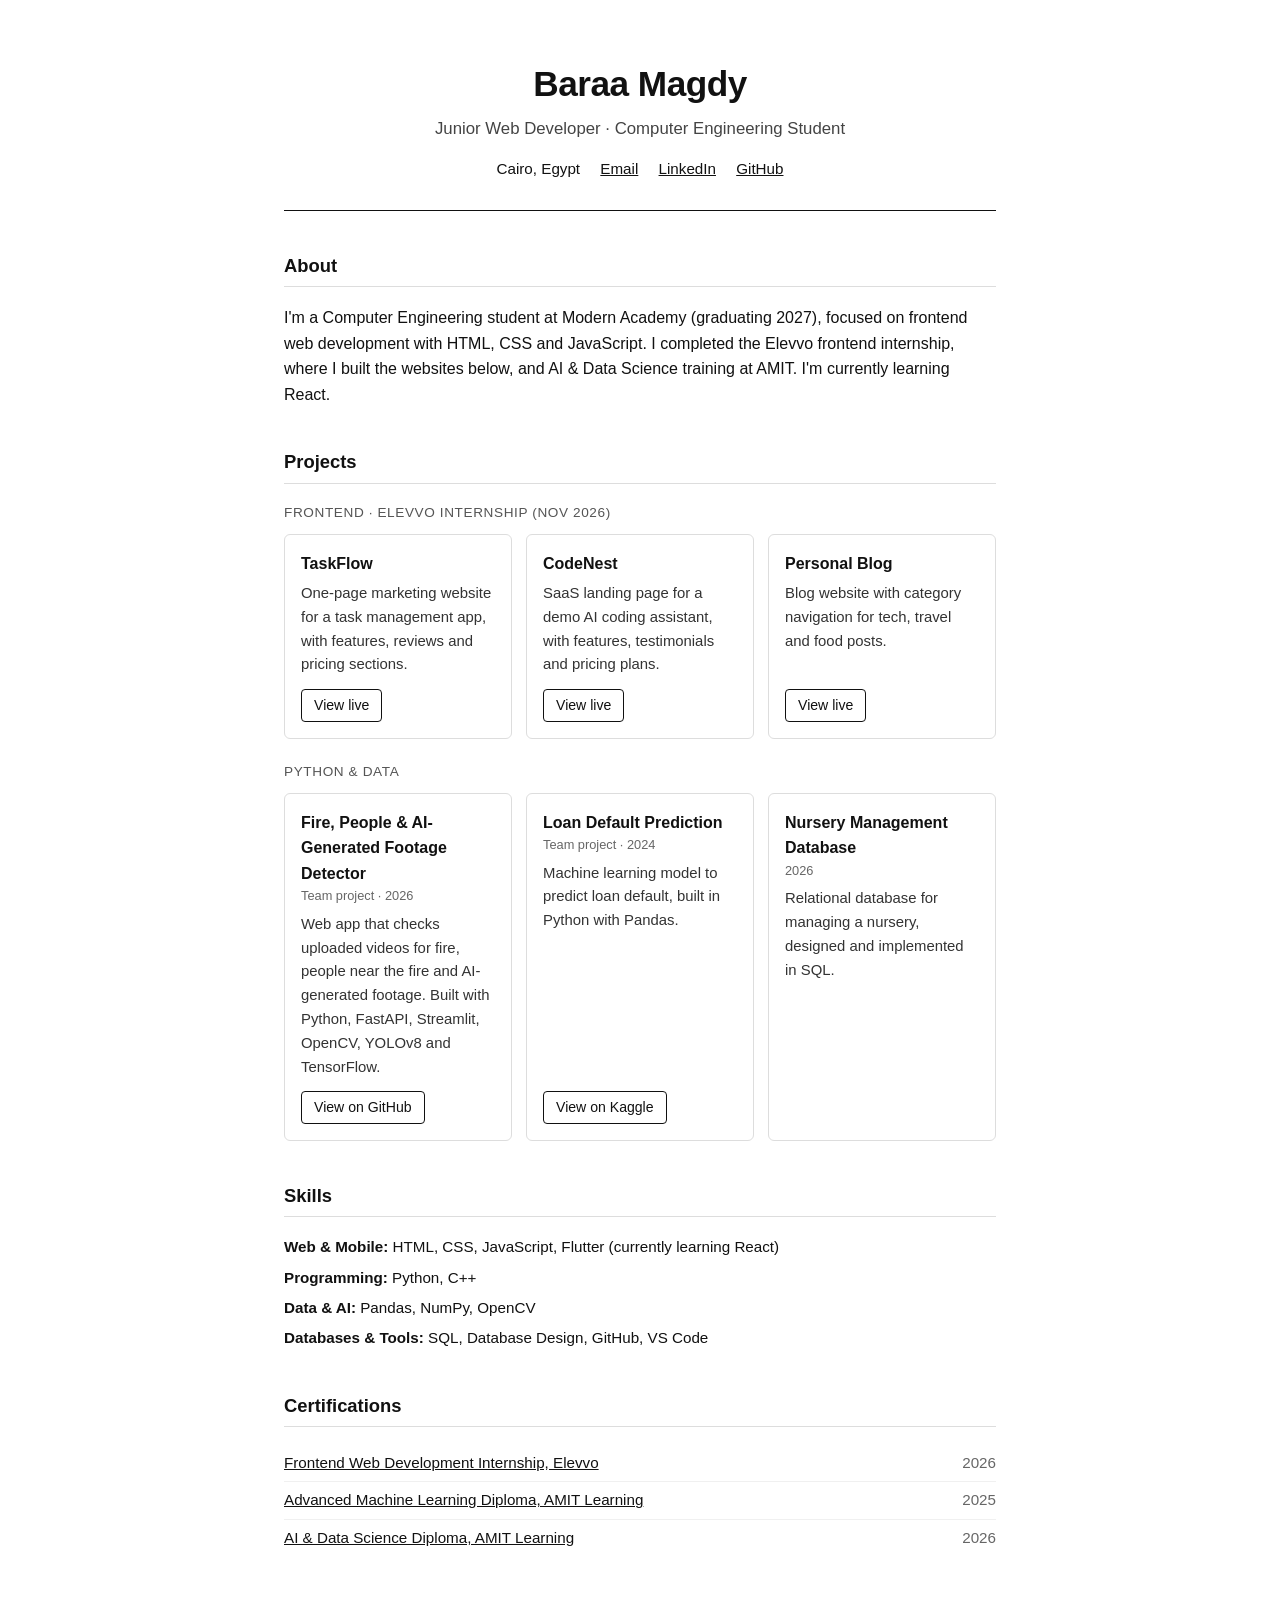
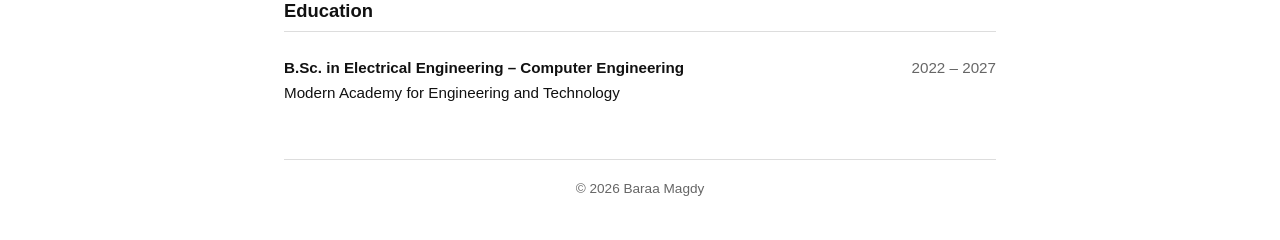
<file: index.html>
<!DOCTYPE html>
<html lang="en">
<head>
  <meta charset="UTF-8">
  <meta name="viewport" content="width=device-width, initial-scale=1.0">
  <title>Baraa Magdy | Portfolio</title>
  <meta name="description" content="Portfolio of Baraa Magdy, junior web developer and Computer Engineering student in Cairo, Egypt.">
  <style>
    * { box-sizing: border-box; margin: 0; padding: 0; }

    body {
      font-family: -apple-system, BlinkMacSystemFont, "Segoe UI", Roboto, "Helvetica Neue", Arial, sans-serif;
      color: #111;
      background: #fff;
      line-height: 1.6;
    }

    a { color: #111; }
    a:hover { color: #555; }

    .container { max-width: 760px; margin: 0 auto; padding: 56px 24px 40px; }

    header { text-align: center; padding-bottom: 28px; border-bottom: 1px solid #111; }
    header h1 { font-size: 2.2rem; letter-spacing: -0.5px; }
    .role { font-size: 1.05rem; color: #444; margin-top: 4px; }
    .contact { margin-top: 14px; font-size: 0.95rem; }
    .contact a, .contact span { margin: 0 8px; white-space: nowrap; }

    section { margin-top: 40px; }
    h2 {
      font-size: 1.15rem;
      padding-bottom: 6px;
      border-bottom: 1px solid #ddd;
      margin-bottom: 18px;
    }
    h3 { font-size: 1rem; }
    .group-label { font-size: 0.85rem; color: #555; text-transform: uppercase; letter-spacing: 0.6px; margin: 22px 0 10px; }
    .group-label:first-of-type { margin-top: 0; }

    .projects { display: grid; grid-template-columns: repeat(auto-fill, minmax(220px, 1fr)); gap: 14px; }
    .card { border: 1px solid #ddd; border-radius: 6px; padding: 16px; display: flex; flex-direction: column; }
    .card p { font-size: 0.93rem; color: #333; margin: 6px 0 12px; flex: 1; }
    .meta { font-size: 0.8rem; color: #666; }
    .card a.btn {
      align-self: flex-start;
      font-size: 0.88rem;
      text-decoration: none;
      border: 1px solid #111;
      border-radius: 4px;
      padding: 4px 12px;
    }
    .card a.btn:hover { background: #111; color: #fff; }

    .list { list-style: none; }
    .list li { display: flex; justify-content: space-between; gap: 16px; padding: 6px 0; border-bottom: 1px solid #f0f0f0; font-size: 0.95rem; }
    .list li:last-child { border-bottom: none; }
    .list .year { color: #666; white-space: nowrap; }

    .skills p { font-size: 0.95rem; margin-bottom: 6px; }

    footer { margin-top: 48px; padding-top: 18px; border-top: 1px solid #ddd; text-align: center; font-size: 0.85rem; color: #666; }

    @media (max-width: 520px) {
      .container { padding-top: 36px; }
      header h1 { font-size: 1.8rem; }
      .list li { flex-direction: column; gap: 0; }
    }
  </style>
</head>
<body>
  <div class="container">

    <header>
      <h1>Baraa Magdy</h1>
      <p class="role">Junior Web Developer &middot; Computer Engineering Student</p>
      <p class="contact">
        <span>Cairo, Egypt</span>
        <a href="mailto:baraamagdyzaki1@gmail.com">Email</a>
        <a href="https://www.linkedin.com/in/baraa-selim-531684321" target="_blank" rel="noopener">LinkedIn</a>
        <a href="https://github.com/baraa2004" target="_blank" rel="noopener">GitHub</a>
      </p>
    </header>

    <section>
      <h2>About</h2>
      <p>
        I'm a Computer Engineering student at Modern Academy (graduating 2027), focused on frontend web development
        with HTML, CSS and JavaScript. I completed the Elevvo frontend internship, where I built the websites below,
        and AI &amp; Data Science training at AMIT. I'm currently learning React.
      </p>
    </section>

    <section>
      <h2>Projects</h2>

      <p class="group-label">Frontend &middot; Elevvo Internship (Nov 2026)</p>
      <div class="projects">
        <div class="card">
          <h3>TaskFlow</h3>
          <p>One-page marketing website for a task management app, with features, reviews and pricing sections.</p>
          <a class="btn" href="task-3-taskflow/">View live</a>
        </div>
        <div class="card">
          <h3>CodeNest</h3>
          <p>SaaS landing page for a demo AI coding assistant, with features, testimonials and pricing plans.</p>
          <a class="btn" href="task-5-codenest/">View live</a>
        </div>
        <div class="card">
          <h3>Personal Blog</h3>
          <p>Blog website with category navigation for tech, travel and food posts.</p>
          <a class="btn" href="task-4-blog/">View live</a>
        </div>
      </div>

      <p class="group-label">Python &amp; Data</p>
      <div class="projects">
        <div class="card">
          <h3>Fire, People &amp; AI-Generated Footage Detector</h3>
          <span class="meta">Team project &middot; 2026</span>
          <p>Web app that checks uploaded videos for fire, people near the fire and AI-generated footage. Built with Python, FastAPI, Streamlit, OpenCV, YOLOv8 and TensorFlow.</p>
          <a class="btn" href="https://github.com/baraa2004/fire-people-detector" target="_blank" rel="noopener">View on GitHub</a>
        </div>
        <div class="card">
          <h3>Loan Default Prediction</h3>
          <span class="meta">Team project &middot; 2024</span>
          <p>Machine learning model to predict loan default, built in Python with Pandas.</p>
          <a class="btn" href="https://www.kaggle.com/code/malkemad/loan-default" target="_blank" rel="noopener">View on Kaggle</a>
        </div>
        <div class="card">
          <h3>Nursery Management Database</h3>
          <span class="meta">2026</span>
          <p>Relational database for managing a nursery, designed and implemented in SQL.</p>
        </div>
      </div>
    </section>

    <section class="skills">
      <h2>Skills</h2>
      <p><strong>Web &amp; Mobile:</strong> HTML, CSS, JavaScript, Flutter (currently learning React)</p>
      <p><strong>Programming:</strong> Python, C++</p>
      <p><strong>Data &amp; AI:</strong> Pandas, NumPy, OpenCV</p>
      <p><strong>Databases &amp; Tools:</strong> SQL, Database Design, GitHub, VS Code</p>
    </section>

    <section>
      <h2>Certifications</h2>
      <ul class="list">
        <li><a href="https://lnkd.in/p/ewTWtXid" target="_blank" rel="noopener">Frontend Web Development Internship, Elevvo</a><span class="year">2026</span></li>
        <li><a href="https://www.linkedin.com/posts/baraa-selim-531684321_im-excited-to-share-that-ive-successfully-activity-7350624809355026432-vT9R" target="_blank" rel="noopener">Advanced Machine Learning Diploma, AMIT Learning</a><span class="year">2025</span></li>
        <li><a href="https://www.linkedin.com/posts/baraa-selim-531684321_machinelearning-ai-datascience-activity-7486588892066877440-i-kW" target="_blank" rel="noopener">AI &amp; Data Science Diploma, AMIT Learning</a><span class="year">2026</span></li>
      </ul>
    </section>

    <section>
      <h2>Education</h2>
      <ul class="list">
        <li><span><strong>B.Sc. in Electrical Engineering &ndash; Computer Engineering</strong><br>Modern Academy for Engineering and Technology</span><span class="year">2022 &ndash; 2027</span></li>
      </ul>
    </section>

    <footer>&copy; 2026 Baraa Magdy</footer>
  </div>
</body>
</html>
</file>
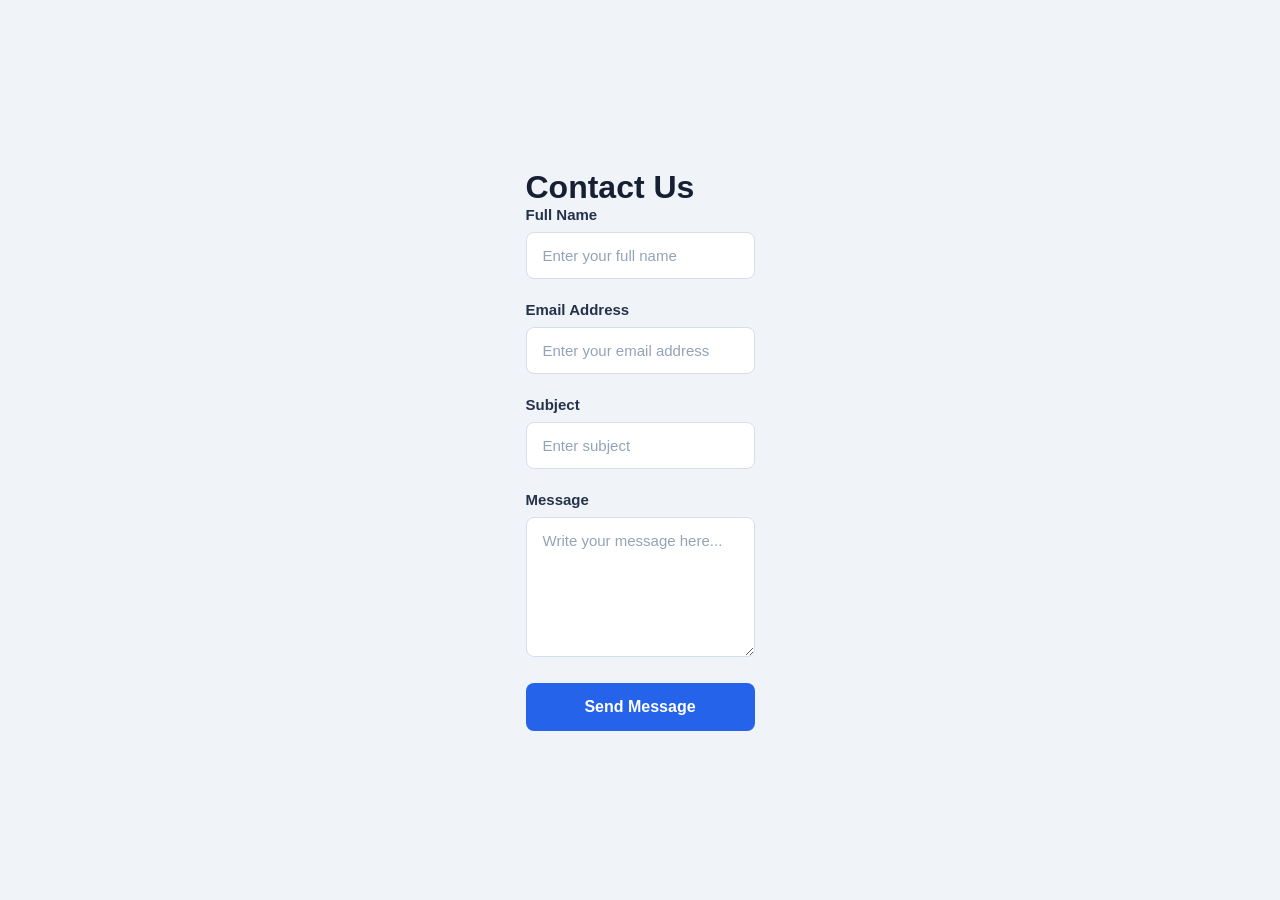
<file: task-2-contact-form/index.html>
<!DOCTYPE html>
<html lang="en">
<head>
    <meta charset="UTF-8">
    <meta name="viewport" content="width=device-width, initial-scale=1.0">
    <title>Contact Form</title>

    <link rel="stylesheet" href="style.css">
</head>
<body>

    <div class="contact-Form">

        <h1>Contact Us</h1>
        

        <form id="contactForm">

            <!-- Full Name -->
            <div class="form-group">
                <label for="fullName">Full Name</label>
                <input
                    type="text"
                    id="fullName"
                    name="fullName"
                    placeholder="Enter your full name"
>
            </div>

            <!-- Email Address -->
            <div class="form-group">
                <label for="email">Email Address</label>
                <input
                    type="email"
                    id="email"
                    name="email"
                    placeholder="Enter your email address"
                >
            </div>

            <!-- Subject -->
            <div class="form-group">
                <label for="subject">Subject</label>
                <input
                    type="text"
                    id="subject"
                    name="subject"
                    placeholder="Enter subject"
                >
            </div>

            <!-- Message -->
            <div class="form-group">
                <label for="message">Message</label>
                <textarea
                    id="message"
                    name="message"
                    rows="5"
                    placeholder="Write your message here..."
                ></textarea>
            </div>

            <!-- Submit Button -->
            <button type="submit">Send Message</button>

        </form>

    </div>

    <script src="script.js"></script>
</body>
</html>
</file>
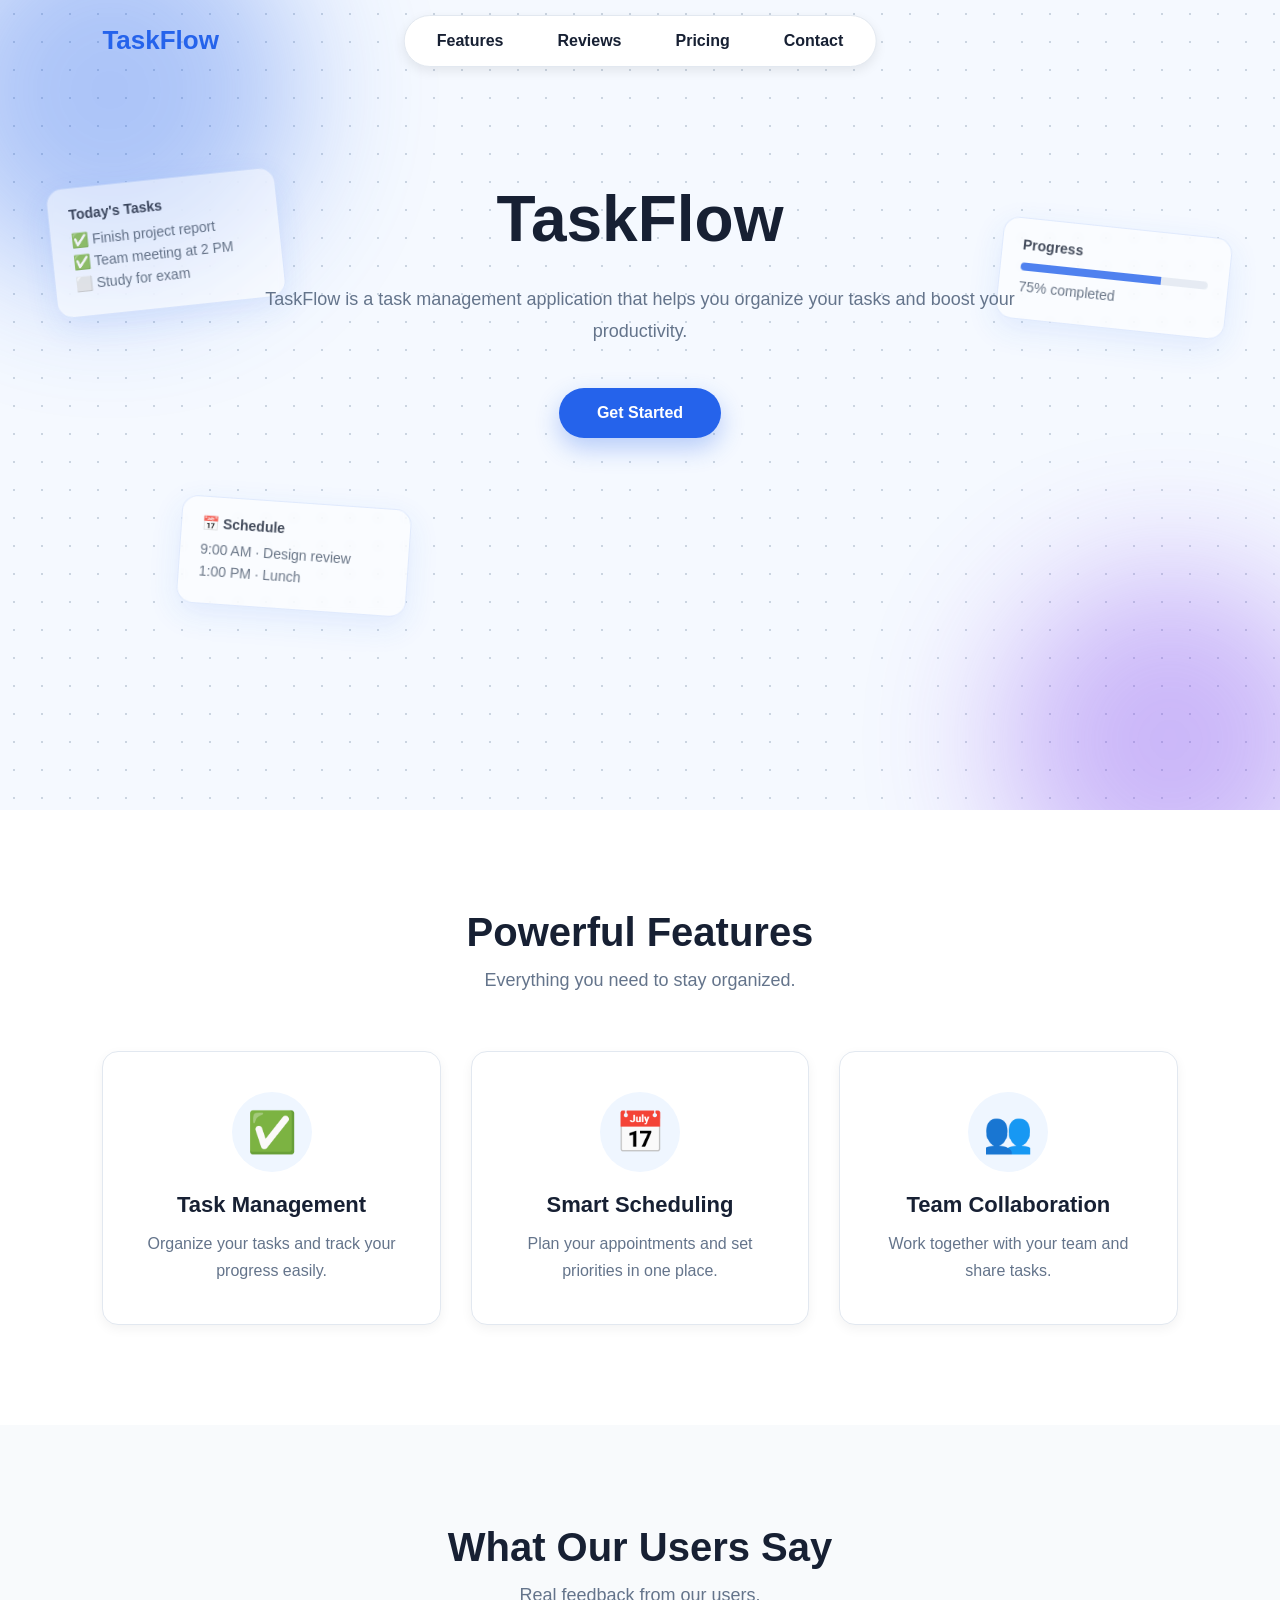
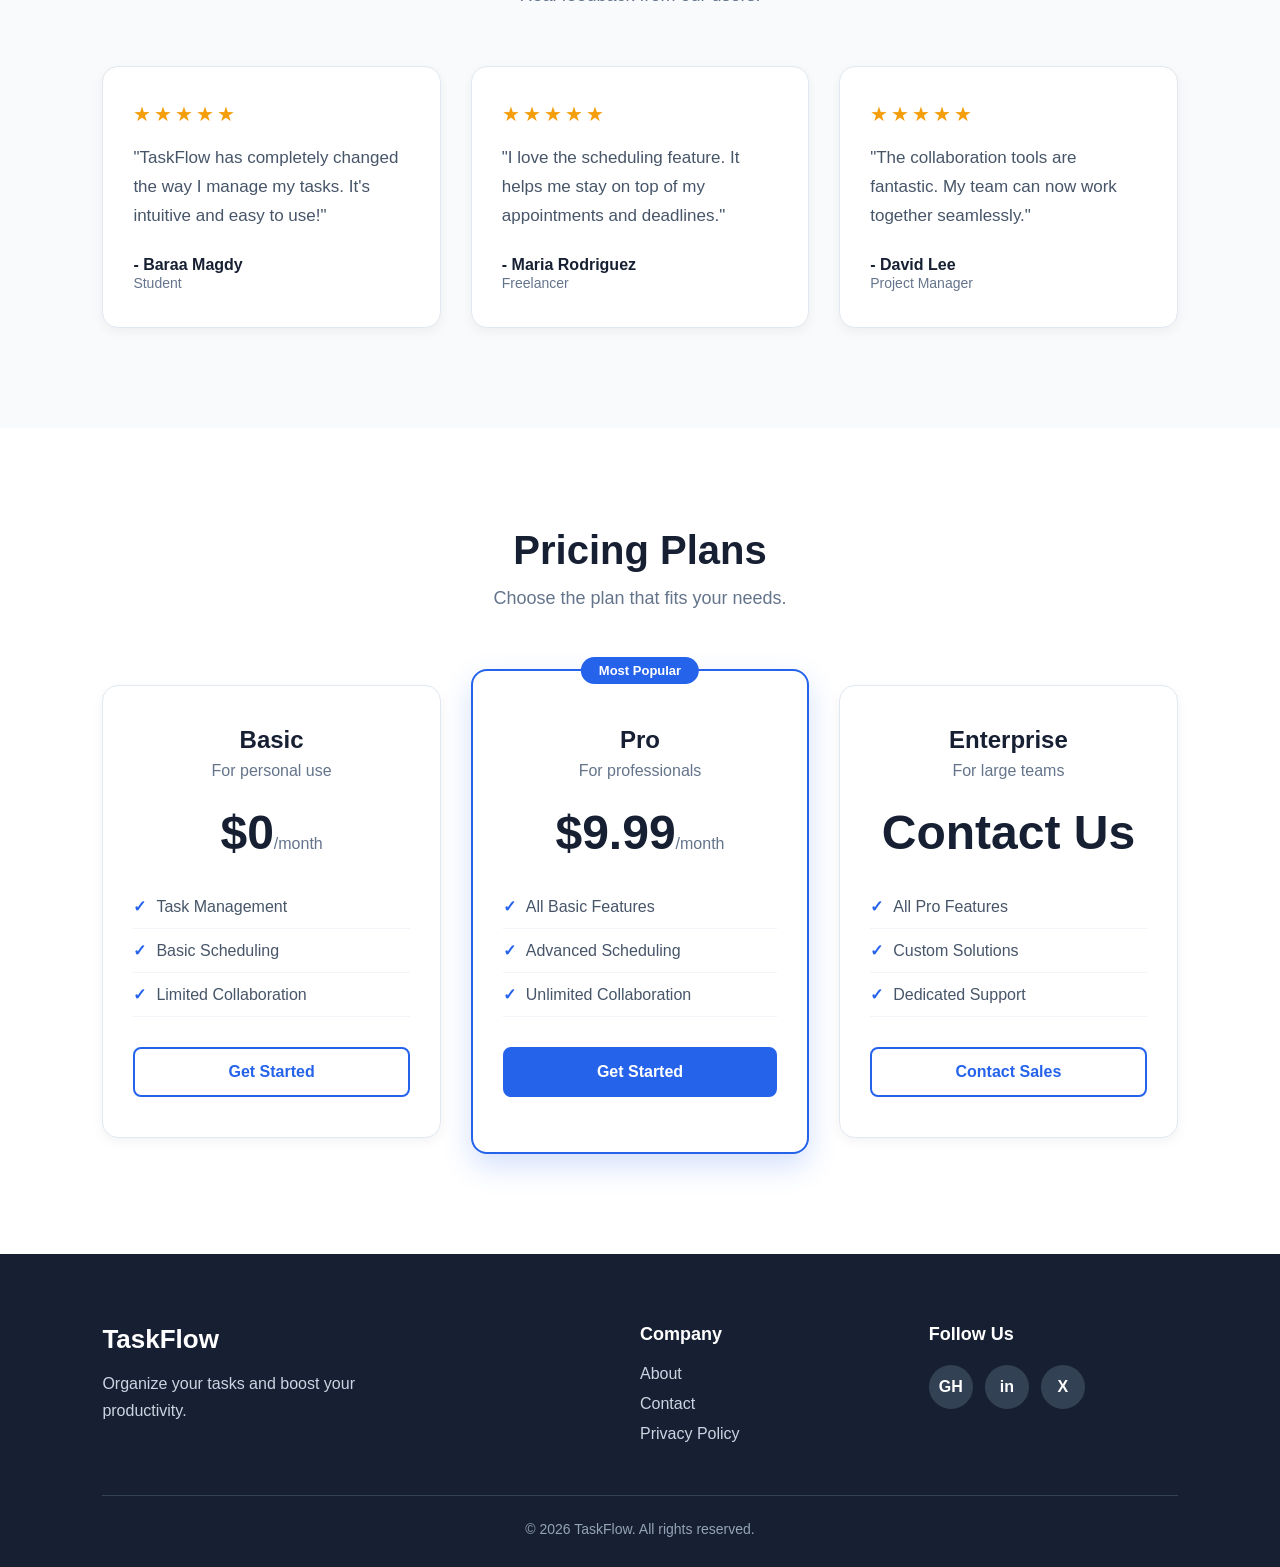
<file: task-3-taskflow/index.html>
<!DOCTYPE html>
<html lang="en">
<head>
    <meta charset="UTF-8">
    <meta name="viewport" content="width=device-width, initial-scale=1.0">
    <title>TaskFlow</title>

    <link rel="stylesheet" href="style.css">
</head>
<body>

<!-- Top Section -->
<section class="top-section">


     <div class="hero-bg" aria-hidden="true">
            <span class="blob blob-1"></span>
            <span class="blob blob-2"></span>

            <div class="bg-card bg-card-1">
                <strong>Today's Tasks</strong>
                <p>✅ Finish project report</p>
                <p>✅ Team meeting at 2 PM</p>
                <p>⬜ Study for exam</p>
            </div>

            <div class="bg-card bg-card-2">
                <strong>📅 Schedule</strong>
                <p>9:00 AM · Design review</p>
                <p>1:00 PM · Lunch</p>
            </div>

            <div class="bg-card bg-card-3">
                <strong>Progress</strong>
                <div class="bg-bar"><span></span></div>
                <p>75% completed</p>
            </div>
        </div>

    <nav class="bar">
    <a href="#" class="logo">TaskFlow</a>

    <div class="nav-links">
        <a href="#features" class="nav-link">Features</a>
        <a href="#reviews" class="nav-link">Reviews</a>
        <a href="#pricing" class="nav-link">Pricing</a>
        <a href="#contact" class="nav-link">Contact</a>
    </div>
</nav>
    <div class="top-content">
        <h1>TaskFlow</h1>
        <p>TaskFlow is a task management application that helps you organize
             your tasks and boost your productivity.</p>
        <a href="#features" class="top-btn">Get Started</a>
    </div>
</section>

<!-- Features Section -->
<section class="features reveal" id="features">

    <h2 class="section-title">Powerful Features</h2>
    <p class="section-subtitle">Everything you need to stay organized.</p>

    <div class="features-grid">

        <div class="feature-card">
            <div class="feature-icon">✅</div>
            <h3>Task Management</h3>
            <p>Organize your tasks and track your progress easily.</p>
        </div>

        <div class="feature-card">
            <div class="feature-icon">📅</div>
            <h3>Smart Scheduling</h3>
            <p>Plan your appointments and set priorities in one place.</p>
        </div>

        <div class="feature-card">
            <div class="feature-icon">👥</div>
            <h3>Team Collaboration</h3>
            <p>Work together with your team and share tasks.</p>
        </div>

    </div>

</section>

<!-- Reviews Section -->
<section class="reviews reveal" id="reviews">

    <h2 class="section-title">What Our Users Say</h2>
    <p class="section-subtitle">Real feedback from our users.</p>

    <div class="reviews-grid">

        <div class="review-card">

            <div class="stars">★★★★★</div>
            <p class="review-text">
                "TaskFlow has completely changed the way I manage my tasks. It's intuitive and easy to use!"
            </p>
            <div class="user-info">
            <h4>- Baraa Magdy</h4>
            <span>Student</span>
            </div>
        </div>

        <div class="review-card">

            <div class="stars">★★★★★</div>
            <p class="review-text">
                "I love the scheduling feature. It helps me stay on top of my appointments and deadlines."
            </p>
            <div class="user-info">
            <h4>- Maria Rodriguez</h4>
            <span>Freelancer</span>
            </div>
        </div>

        <div class="review-card">

            <div class="stars">★★★★★</div>
            <p class="review-text">
                "The collaboration tools are fantastic. My team can now work together seamlessly."
            </p>
            <div class="user-info">
            <h4>- David Lee</h4>
            <span>Project Manager</span>
            </div>
        </div>

    </div>
</section>

<!-- Pricing Section -->
<section class="pricing reveal" id="pricing">

    <h2 class="section-title">Pricing Plans</h2>
    <p class="section-subtitle">Choose the plan that fits your needs.</p>

    <div class="pricing-grid">

        <div class="pricing-card">
            <h3>Basic</h3>
            <p class="plan-desc">For personal use</p>
            <div class="price">$0<span>/month</span></div>
            <ul class="plan-features">
                <li>Task Management</li>
                <li>Basic Scheduling</li>
                <li>Limited Collaboration</li>
            </ul>
            <a href="#" class="plan-btn">Get Started</a>
        </div>

        <div class="pricing-card popular">
            <span class="badge">Most Popular</span>
            <h3>Pro</h3>
            <p class="plan-desc">For professionals</p>
            <div class="price">$9.99<span>/month</span></div>
            <ul class="plan-features">
                <li>All Basic Features</li>
                <li>Advanced Scheduling</li>
                <li>Unlimited Collaboration</li>
            </ul>
            <a href="#" class="plan-btn">Get Started</a>
        </div>

        <div class="pricing-card">
            <h3>Enterprise</h3>
            <p class="plan-desc">For large teams</p>
            <div class="price price-text">Contact Us</div>
            <ul class="plan-features">
                <li>All Pro Features</li>
                <li>Custom Solutions</li>
                <li>Dedicated Support</li>
            </ul>
            <a href="#" class="plan-btn">Contact Sales</a>
        </div>

    </div>
</section>



<!-- Footer -->
<footer class="footer reveal" id="contact">

    <div class="footer-content">

        <div class="footer-brand">
            <a href="#" class="logo">TaskFlow</a>
            <p>Organize your tasks and boost your productivity.</p>
        </div>

        <div class="footer-links">
            <h4>Company</h4>
            <a href="#">About</a>
            <a href="#">Contact</a>
            <a href="#">Privacy Policy</a>
        </div>

        <div class="footer-social">
            <h4>Follow Us</h4>
            <div class="social-icons">
                <a href="https://github.com" target="_blank" class="social-icon">GH</a>
                <a href="https://linkedin.com" target="_blank" class="social-icon">in</a>
                <a href="https://twitter.com" target="_blank" class="social-icon">X</a>
            </div>
        </div>

    </div>

    <div class="footer-bottom">
        <p>&copy; 2026 TaskFlow. All rights reserved.</p>
    </div>

</footer>
<script src="script.js"></script>
</body>
</file>
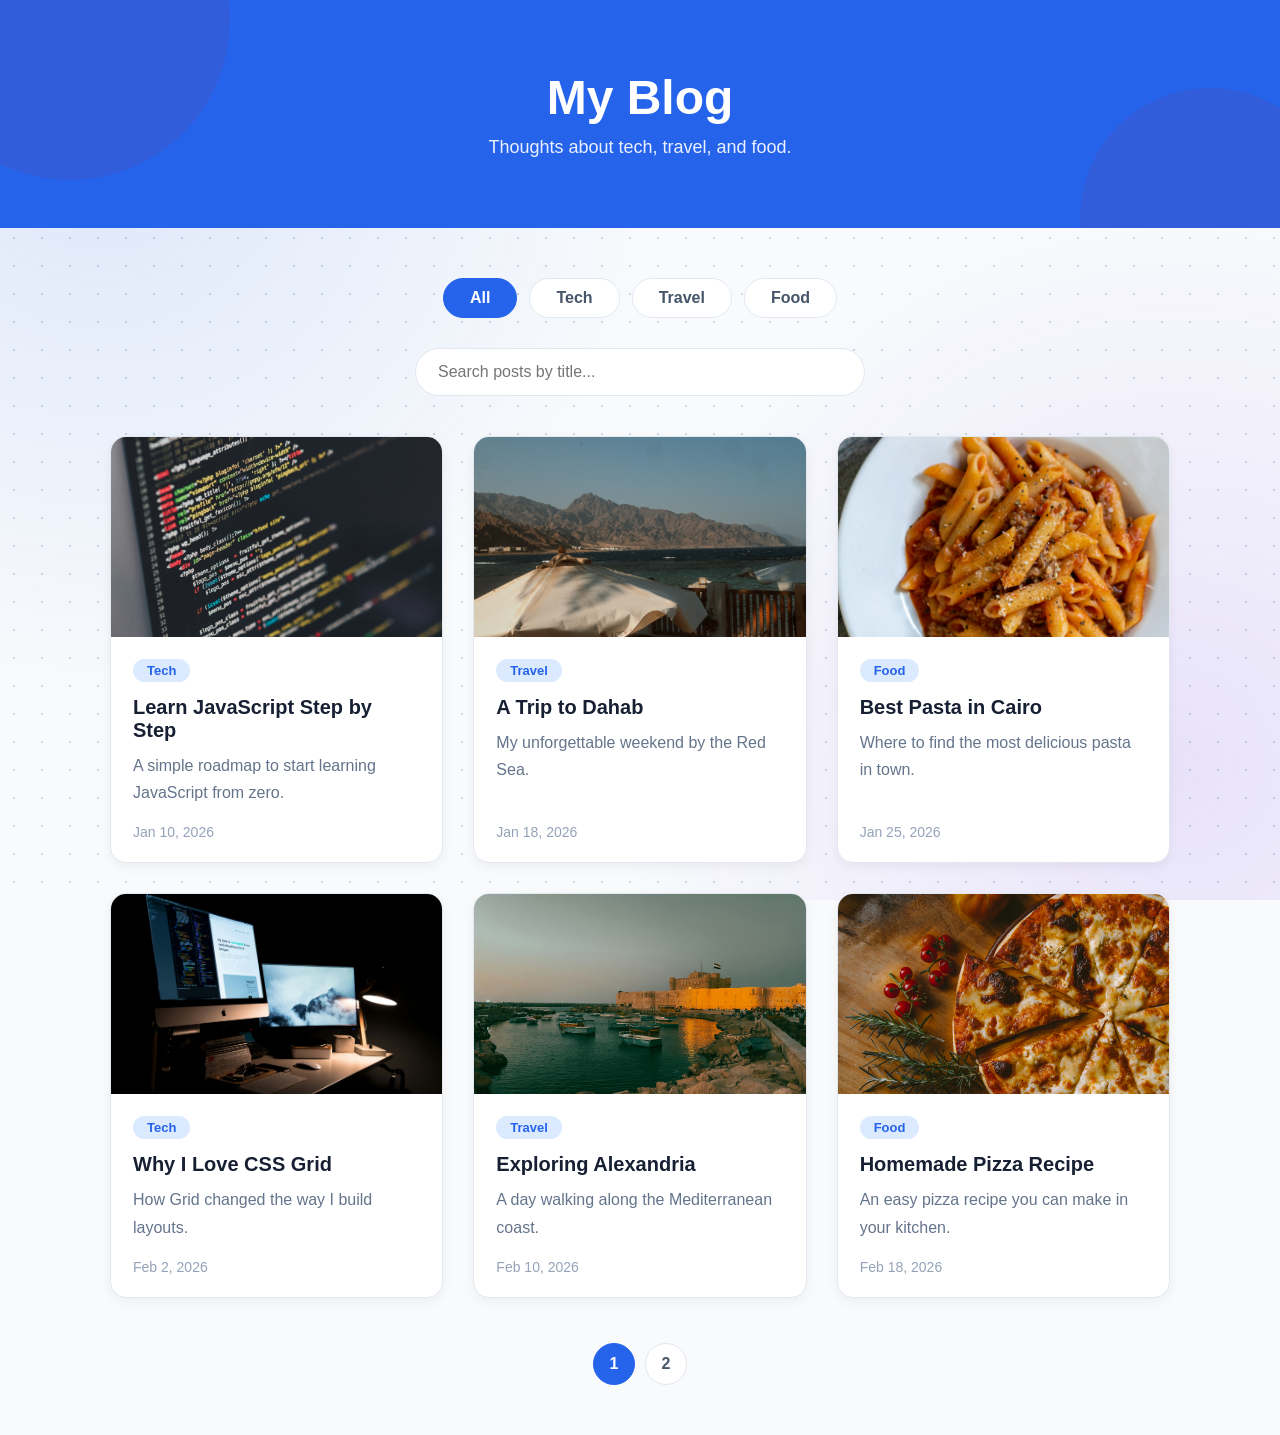
<file: task-4-blog/index.html>
<!DOCTYPE html>
<html lang="en">
<head>
    <meta charset="UTF-8">
    <meta name="viewport" content="width=device-width, initial-scale=1.0">
    <title>My Blog</title>
    <link rel="stylesheet" href="style.css">
</head>
<body>

    
    <header class="header">
        <h1>My Blog</h1>
        <p>Thoughts about tech, travel, and food.</p>
    </header>

    <main class="container">

        
        <div class="filters">
            <button class="filter-btn active" data-category="All">All</button>
            <button class="filter-btn" data-category="Tech">Tech</button>
            <button class="filter-btn" data-category="Travel">Travel</button>
            <button class="filter-btn" data-category="Food">Food</button>
        </div>

        
        <div class="search-box">
            <input type="text" id="search-input" placeholder="Search posts by title...">
        </div>

        
        <div class="posts-grid" id="posts-grid"></div>

        <div class="pagination" id="pagination"></div>

    </main>

    <script src="script.js"></script>
</body>
</html>
</file>
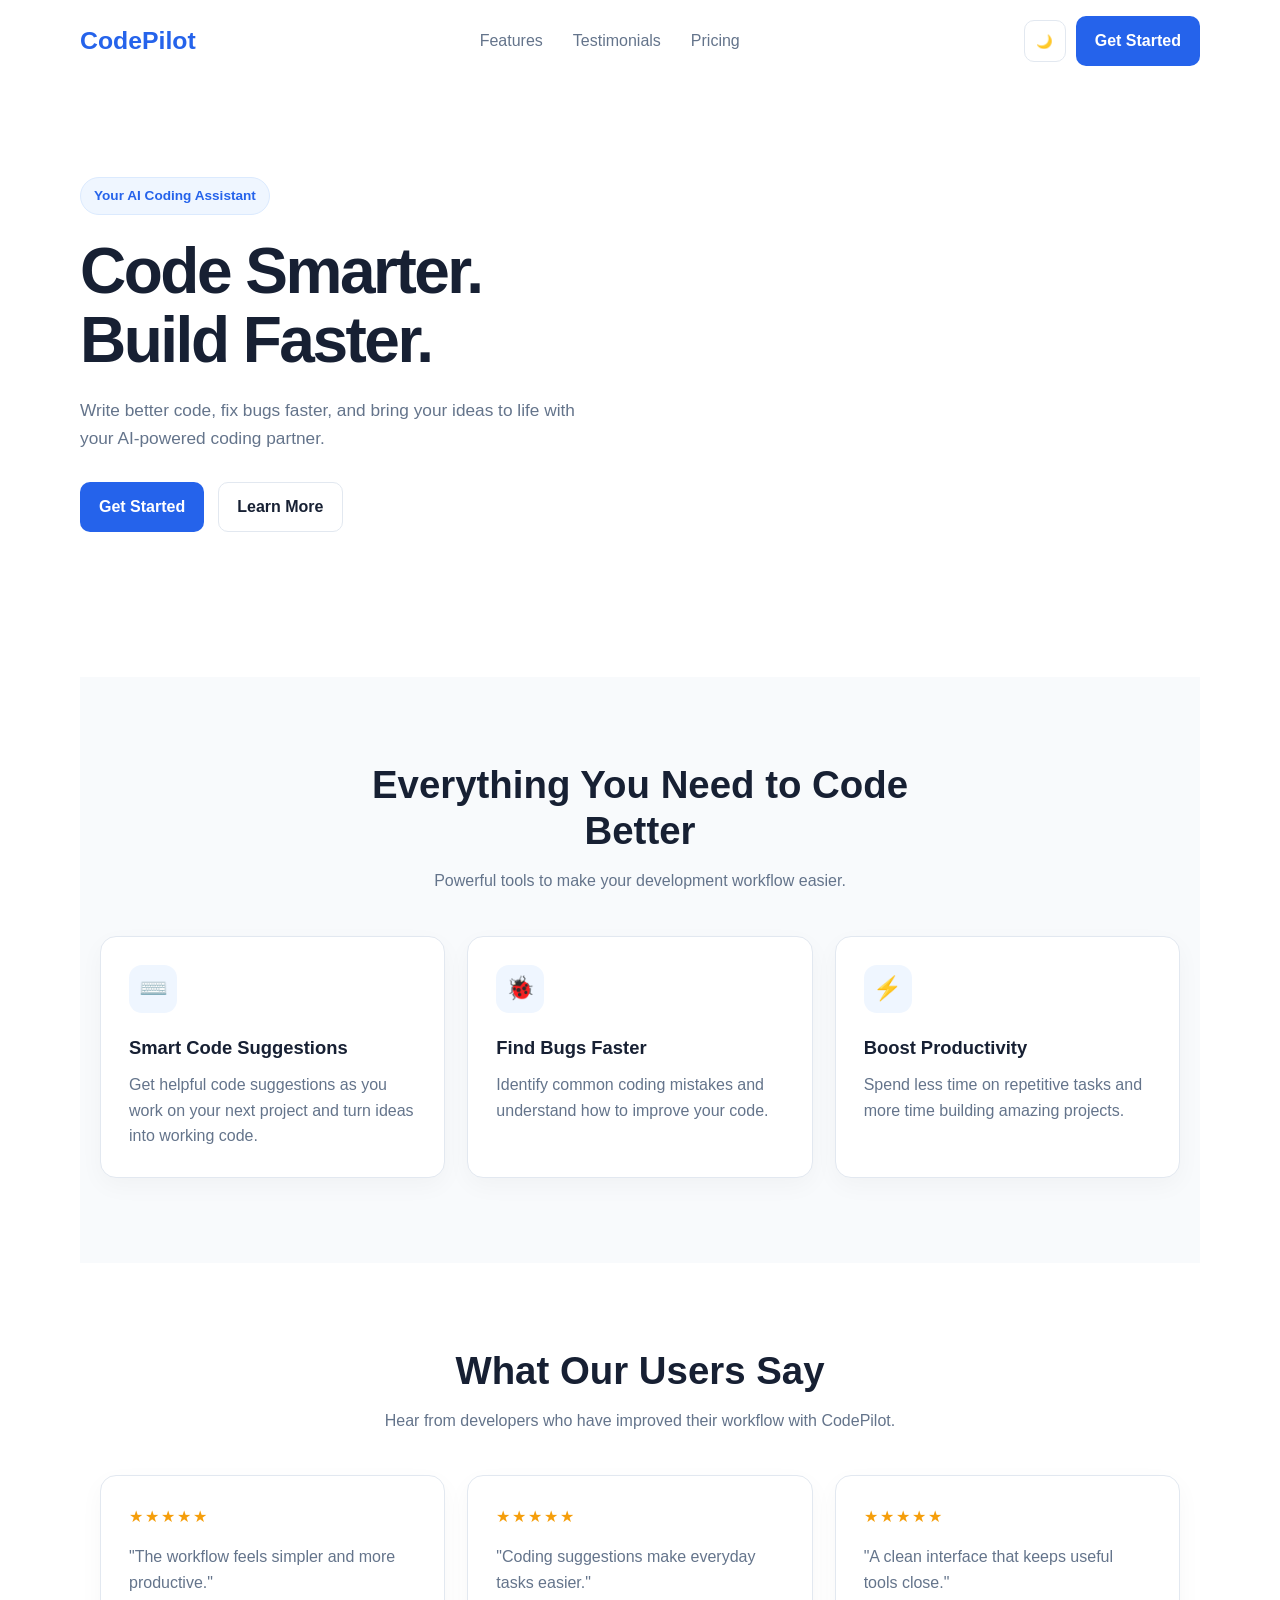
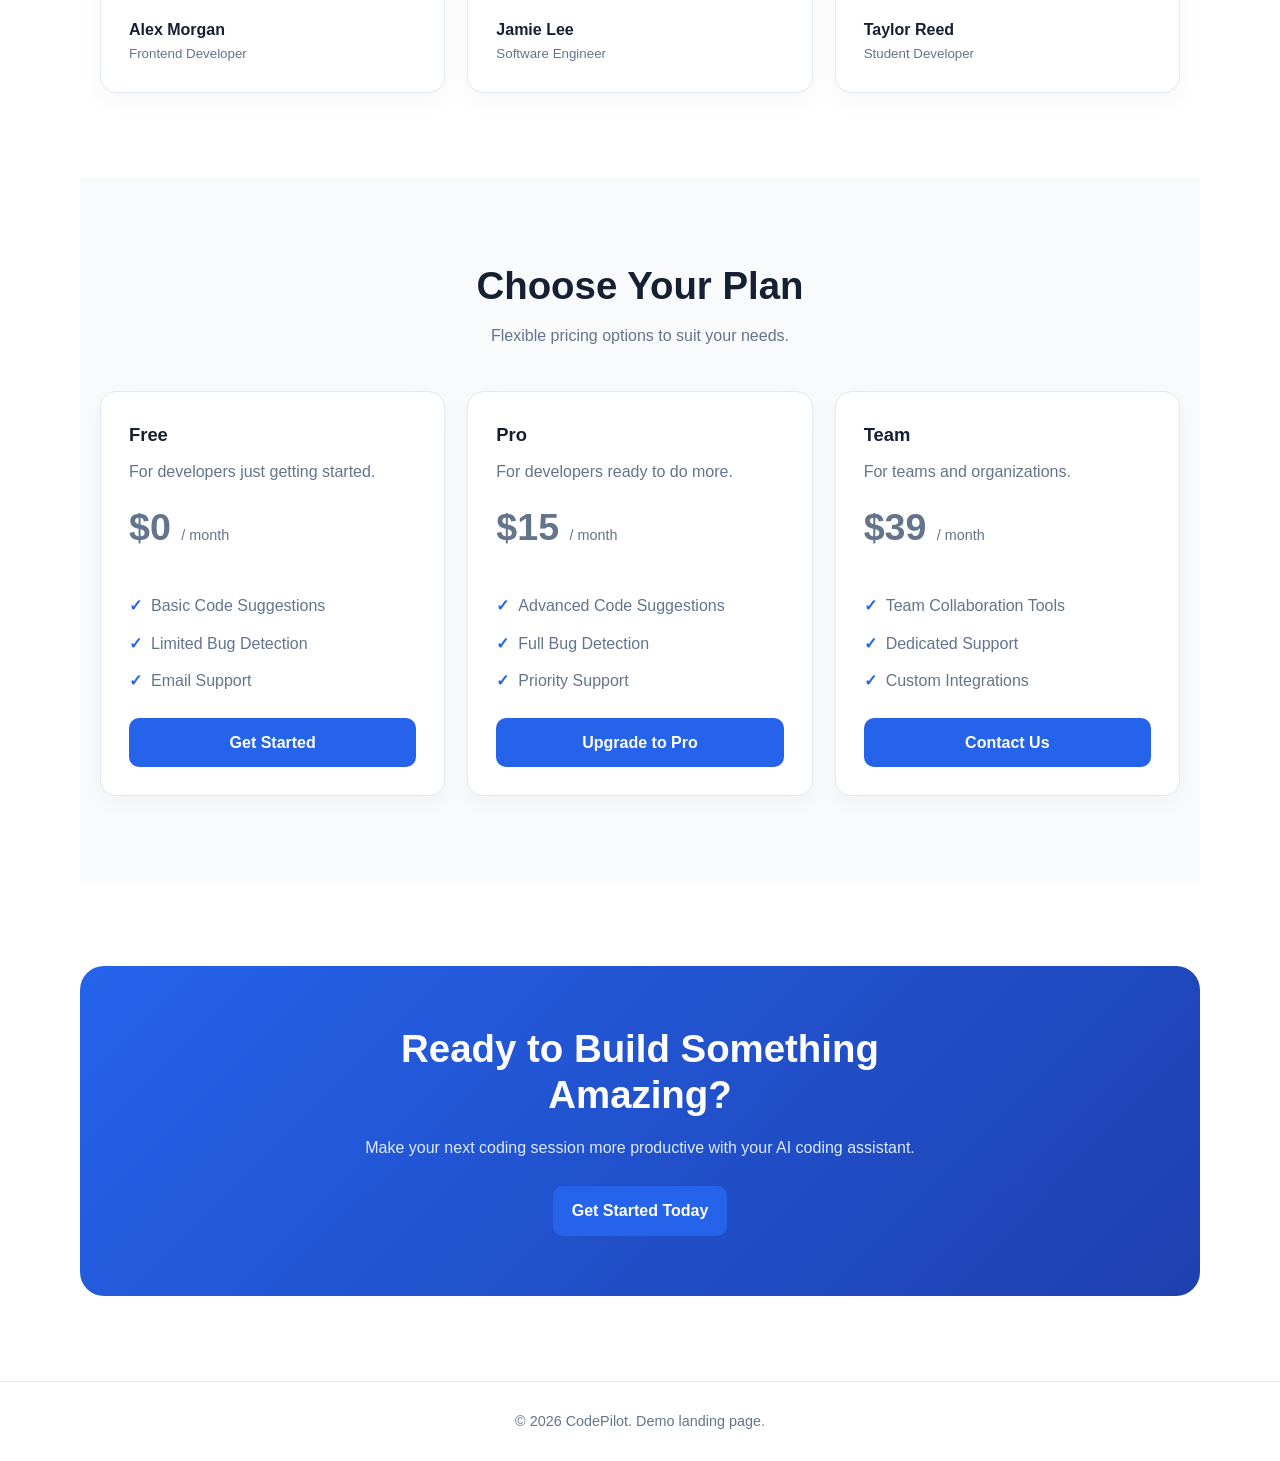
<file: task-5-codenest/index.html>
<!DOCTYPE html>
<html lang="en">
<head>
    <meta charset="UTF-8">
    <meta name="viewport" content="width=device-width, initial-scale=1.0">

    <meta
        name="description"
        content="CodePilot is your AI coding assistant. Write better code, find bugs, and build faster."
    >

    <title>CodePilot | Your AI Coding Assistant</title>

    <link rel="stylesheet" href="style.css">
</head>

<body>
    <header class="navbar">
        <a href="#" class="logo" aria-label="CodePilot Home">
            CodePilot
        </a>

        <nav class="nav-links" id="nav-links" aria-label="Main navigation">
            <a href="#features">Features</a>
            <a href="#testimonials">Testimonials</a>
            <a href="#pricing">Pricing</a>
        </nav>
        <div class="nav-actions">

            <button class="theme-toggle" id="theme-toggle" type="button"
                aria-label="Switch to dark mode"
                aria-pressed="false"
            >
                🌙
            </button>

             <a href="#get-started" class="nav-button">
                Get Started
            </a>

            <button class="menu-toggle" id="menu-toggle" type="button" 
                aria-label="Toggle navigation"
                aria-expanded="false"
                aria-controls="nav-links"
            >
                ☰
            </button>
    </header>

<main>
    <section class="hero">
          <div class="hero-content">

                <p class="hero-tag">
                    Your AI Coding Assistant
                </p>

                <h1>
                    Code Smarter.<br>
                    Build Faster.
                </h1>

                <p class="hero-description">
                    Write better code, fix bugs faster, and bring your ideas
                    to life with your AI-powered coding partner.
                </p>
                <div class="hero-buttons">
                    <a href="#get-started" class="first-button">
                        Get Started
                    </a>

                    <a href="#features" class="secondary-button">
                        Learn More
                    </a>
                </div>

            </div>        
    </section>

    <section class="features section" id="features">
        <div class="section-heading">
            <h2>
                    Everything You Need to Code Better
                </h2>

                <p>
                    Powerful tools to make your development workflow easier.
                </p>

        </div>
         <div class="features-grid">

                <article class="feature-card">

                    <div class="feature-icon" aria-hidden="true">
                        ⌨️
                    </div>

                    <h3>
                        Smart Code Suggestions
                    </h3>

                    <p>
                        Get helpful code suggestions as you work on your
                        next project and turn ideas into working code.
                    </p>

                </article>


                <article class="feature-card">

                    <div class="feature-icon" aria-hidden="true">
                        🐞
                    </div>

                    <h3>
                        Find Bugs Faster
                    </h3>

                    <p>
                        Identify common coding mistakes and understand
                        how to improve your code.
                    </p>

                </article>


                <article class="feature-card">

                    <div class="feature-icon" aria-hidden="true">
                        ⚡
                    </div>

                    <h3>
                        Boost Productivity
                    </h3>

                    <p>
                        Spend less time on repetitive tasks and more
                        time building amazing projects.
                    </p>

                </article>

            </div>

        </section>

         <section class="testimonials section" id="testimonials">

            <div class="section-heading">
                <h2>
                    What Our Users Say
                </h2>

                <p>
                    Hear from developers who have improved their workflow with CodePilot.
                </p>
            </div>

            <div class="testimonial-grid">

    <article class="testimonial-card">
        <div class="stars">★★★★★</div>
        <p>"The workflow feels simpler and more productive."</p>
        <div class="person">
            Alex Morgan
            <small>Frontend Developer</small>
        </div>
    </article>

    <article class="testimonial-card">
        <div class="stars">★★★★★</div>
        <p>"Coding suggestions make everyday tasks easier."</p>
        <div class="person">
            Jamie Lee
            <small>Software Engineer</small>
        </div>
    </article>

    <article class="testimonial-card">
        <div class="stars">★★★★★</div>
        <p>"A clean interface that keeps useful tools close."</p>
        <div class="person">
            Taylor Reed
            <small>Student Developer</small>
        </div>
    </article>

</div>
         </section>
         <section class="pricing section" id="pricing">

            <div class="section-heading">
                <h2>
                    Choose Your Plan
                </h2>

                <p>
                    Flexible pricing options to suit your needs.
                </p>
            </div>

            <div class="pricing-grid">

                <article class="price-card">

                    <h3>
                        Free
                    </h3>
                    <p>
                        For developers just getting started.
                    </p>

                    <p class="price">
                        $0 <small>/ month</small>
                    </p>

                    <ul class="price-list">
                        <li>Basic Code Suggestions</li>
                        <li>Limited Bug Detection</li>
                        <li>Email Support</li>
                    </ul>

                    <a href="#get-started" class="first-button">
                        Get Started
                    </a>

                    
                </article>

                <article class="price-card">

                    <h3>
                        Pro
                    </h3>

                    <p>
                        For developers ready to do more.
                    </p>

                    <p class="price">
                        $15 <small>/ month</small>
                    </p>

                    <ul class="price-list">
                        <li>Advanced Code Suggestions</li>
                        <li>Full Bug Detection</li>
                        <li>Priority Support</li>
                    </ul>

                    <a href="#get-started" class="first-button">
                        Upgrade to Pro
                    </a>

                </article>

                <article class="price-card">

                    <h3>
                        Team
                    </h3>

                    <p>
                        For teams and organizations.
                    </p>

                    <p class="price">
                        $39 <small>/ month</small>
                    </p>

                    <ul class="price-list">
                        <li>Team Collaboration Tools</li>
                        <li>Dedicated Support</li>
                        <li>Custom Integrations</li>
                    </ul>

                    <a href="#get-started" class="first-button">
                        Contact Us
                    </a>
                </article>
            </div>
        </section>


           <section class="cta" id="get-started">

            <h2>
                Ready to Build Something Amazing?
            </h2>

            <p>
                Make your next coding session more productive
                with your AI coding assistant.
            </p>

            <a href="mailto:hello@example.com" class="first-button">
                Get Started Today
            </a>

        </section>
</main>
<footer class="footer">

        <p>
            © <span id="current-year"></span> CodePilot.
            Demo landing page.
        </p>

    </footer>


    <script src="script.js"></script>
</body>
</html>
</file>
<file: task-2-contact-form/style.css>
/* 1. Reset */
* {
    margin: 0;
    padding: 0;
    box-sizing: border-box;
}

/* 2. Page Layout */
body {
    font-family: Arial, sans-serif;
    background-color: #f0f4f8;
    min-height: 100vh;

    display: flex;
    justify-content: center;
    align-items: center;

    padding: 30px 16px;
    color: #172033;
}

/* 3. Contact Container */
.contact-container {
    background-color: #ffffff;
    width: 100%;
    max-width: 750px;
    padding: 40px;
    border-radius: 16px;

    box-shadow: 0 10px 35px rgba(0, 0, 0, 0.08);
}

/* 4. Heading */
.contact-container h1 {
    text-align: center;
    font-size: 32px;
    margin-bottom: 12px;
    color: #172033;
}

.contact-container > p {
    text-align: center;
    color: #718096;
    margin-bottom: 32px;
    line-height: 1.6;
}

/* 5. Form Layout */
.form-group {
    margin-bottom: 22px;
}

/* 6. Labels */
.form-group label {
    display: block;
    font-size: 15px;
    font-weight: bold;
    margin-bottom: 9px;
    color: #25324a;
}

/* 7. Input Fields */
.form-group input,
.form-group textarea {
    width: 100%;
    padding: 14px 16px;

    border: 1px solid #d5deea;
    border-radius: 8px;

    font-family: inherit;
    font-size: 15px;
    color: #172033;

    background-color: #ffffff;
    outline: none;

    transition: border-color 0.3s, box-shadow 0.3s;
}

/* 8. Message Field */
.form-group textarea {
    resize: vertical;
    min-height: 140px;
}

/* 9. Focus Effect */
.form-group input:focus,
.form-group textarea:focus {
    border-color: #2563eb;
    box-shadow: 0 0 0 3px rgba(37, 99, 235, 0.12);
}

/* 10. Placeholder */
.form-group input::placeholder,
.form-group textarea::placeholder {
    color: #94a3b8;
}

/* 11. Submit Button */
button[type="submit"] {
    width: 100%;
    padding: 15px;

    background-color: #2563eb;
    color: #ffffff;

    border: none;
    border-radius: 8px;

    font-size: 16px;
    font-weight: bold;
    cursor: pointer;

    transition: background-color 0.3s, transform 0.2s;
}

/* 12. Button Hover */
button[type="submit"]:hover {
    background-color: #1d4ed8;
    transform: translateY(-2px);
}

/* 13. Mobile Responsive Design */
@media (max-width: 600px) {
    body {
        padding: 20px 12px;
        align-items: flex-start;
    }

    .contact-container {
        padding: 25px 18px;
        border-radius: 12px;
    }

    .contact-container h1 {
        font-size: 27px;
    }

    .contact-container > p {
        font-size: 14px;
        margin-bottom: 25px;
    }

    .form-group {
        margin-bottom: 18px;
    }

    .form-group input,
    .form-group textarea {
        padding: 12px;
        font-size: 14px;
    }

    button[type="submit"] {
        padding: 13px;
    }
}
</file>
<file: task-3-taskflow/style.css>
* {
    margin: 0;
    padding: 0;
    box-sizing: border-box;
}

html {
    scroll-behavior: smooth;
}

body {
    font-family: Arial, sans-serif;
    color: #172033;
    background-color: #ffffff;
}


.bar {
    position: relative;
    z-index: 2;
    display: flex;
    justify-content: space-between;
    align-items: center;
    padding: 25px 8%;
}

.logo {
    font-size: 26px;
    font-weight: bold;
    color: #2563eb;
    text-decoration: none;
}

.nav-links {
    position: absolute;
    left: 50%;
    transform: translateX(-50%);
    display: flex;
    gap: 10px;
    padding: 8px 10px;
    background-color: #ffffff;
    border: 1px solid #e2e8f0;
    border-radius: 50px;
    box-shadow: 0 4px 12px rgba(0, 0, 0, 0.08);
}

.nav-link {
    padding: 8px 22px;
    border-radius: 50px;
    text-decoration: none;
    color: #172033;
    font-weight: 600;
    transition: background-color 0.3s, color 0.3s;
}

.nav-link:hover {
    background-color: #eff6ff;
    color: #2563eb;
}


.top-section {
    position: relative;
    overflow: hidden;
    min-height: 90vh;
    background-color: #f5f9ff;
}

.top-content {
    position: relative;
    z-index: 1;
    max-width: 800px;
    margin: 0 auto;
    padding: 100px 20px;
    text-align: center;
}

.top-content h1 {
    font-size: 64px;
    line-height: 1.2;
    margin-bottom: 25px;
    color: #172033;
}

.top-content p {
    font-size: 18px;
    line-height: 1.8;
    color: #64748b;
    margin-bottom: 40px;
}

.top-btn {
    display: inline-block;
    padding: 16px 38px;
    background-color: #2563eb;
    color: #ffffff;
    text-decoration: none;
    border-radius: 50px;
    font-weight: bold;
    box-shadow: 0 10px 25px rgba(37, 99, 235, 0.3);
    transition: background-color 0.3s, transform 0.3s;
}

.top-btn:hover {
    background-color: #1d4ed8;
    transform: translateY(-3px);
}


.hero-bg {
    position: absolute;
    inset: 0;
    z-index: 0;
    pointer-events: none;
    background-image: radial-gradient(#cbd5e1 1px, transparent 1px);
    background-size: 28px 28px;
}

.blob {
    position: absolute;
    border-radius: 50%;
    filter: blur(70px);
    opacity: 0.35;
}

.blob-1 {
    width: 380px;
    height: 380px;
    background: #2563eb;
    top: -100px;
    left: -80px;
}

.blob-2 {
    width: 340px;
    height: 340px;
    background: #7c3aed;
    bottom: -100px;
    right: -60px;
}

.bg-card {
    position: absolute;
    width: 230px;
    padding: 18px 20px;
    background-color: rgba(255, 255, 255, 0.6);
    border: 1px solid rgba(37, 99, 235, 0.15);
    border-radius: 16px;
    box-shadow: 0 10px 30px rgba(37, 99, 235, 0.12);
    backdrop-filter: blur(4px);
    color: #475569;
    font-size: 14px;
    opacity: 0.8;
}

.bg-card strong {
    display: block;
    margin-bottom: 10px;
    color: #172033;
}

.bg-card p {
    margin-bottom: 6px;
}

.bg-card-1 { top: 22%; left: 4%;  transform: rotate(-6deg); }
.bg-card-2 { top: 62%; left: 14%; transform: rotate(4deg); }
.bg-card-3 { top: 28%; right: 4%; transform: rotate(6deg); }

.bg-bar {
    height: 8px;
    margin-bottom: 8px;
    background: #e2e8f0;
    border-radius: 50px;
    overflow: hidden;
}

.bg-bar span {
    display: block;
    width: 75%;
    height: 100%;
    background: #2563eb;
}

.hero-btn:hover {
    background-color: #1d4ed8;
    transform: translateY(-3px);
}



.features {
    padding: 100px 8%;
    text-align: center;
    background-color: #ffffff;
}

.section-title {
    font-size: 40px;
    margin-bottom: 15px;
    color: #172033;
}

.section-subtitle {
    font-size: 18px;
    color: #64748b;
    margin-bottom: 60px;
}

.features-grid {
    display: grid;
    grid-template-columns: repeat(3, 1fr);
    gap: 30px;
}

.feature-card {
    padding: 40px 30px;
    background-color: #ffffff;
    border: 1px solid #e2e8f0;
    border-radius: 16px;
    box-shadow: 0 4px 12px rgba(0, 0, 0, 0.05);
    transition: transform 0.3s, box-shadow 0.3s;
}

.feature-card:hover {
    transform: translateY(-8px);
    box-shadow: 0 12px 24px rgba(37, 99, 235, 0.15);
}

.feature-icon {
    font-size: 40px;
    width: 80px;
    height: 80px;
    margin: 0 auto 20px;
    display: flex;
    align-items: center;
    justify-content: center;
    background-color: #eff6ff;
    border-radius: 50%;
}

.feature-card h3 {
    font-size: 22px;
    margin-bottom: 12px;
    color: #172033;
}

.feature-card p {
    color: #64748b;
    line-height: 1.7;
}



.reviews {
    padding: 100px 8%;
    text-align: center;
    background-color: #f8fafc;
}

.reviews-grid {
    display: grid;
    grid-template-columns: repeat(3, 1fr);
    gap: 30px;
}

.review-card {
    padding: 35px 30px;
    background-color: #ffffff;
    border: 1px solid #e2e8f0;
    border-radius: 16px;
    box-shadow: 0 4px 12px rgba(0, 0, 0, 0.05);
    text-align: left;
    transition: transform 0.3s, box-shadow 0.3s;
}

.review-card:hover {
    transform: translateY(-8px);
    box-shadow: 0 12px 24px rgba(37, 99, 235, 0.15);
}

.stars {
    color: #f59e0b;
    font-size: 20px;
    letter-spacing: 3px;
    margin-bottom: 18px;
}

.review-text {
    color: #475569;
    font-size: 17px;
    line-height: 1.7;
    margin-bottom: 25px;
}

.user {
    display: flex;
    align-items: center;
    gap: 14px;
}


.user-info h4 {
    font-size: 16px;
    color: #172033;
}

.user-info span {
    font-size: 14px;
    color: #64748b;
}



.pricing {
    padding: 100px 8%;
    text-align: center;
    background-color: #ffffff;
}

.pricing-grid {
    display: grid;
    grid-template-columns: repeat(3, 1fr);
    gap: 30px;
    align-items: center;
}

.pricing-card {
    position: relative;
    padding: 40px 30px;
    background-color: #ffffff;
    border: 1px solid #e2e8f0;
    border-radius: 16px;
    box-shadow: 0 4px 12px rgba(0, 0, 0, 0.05);
    transition: transform 0.3s, box-shadow 0.3s;
}

.pricing-card:hover {
    transform: translateY(-8px);
    box-shadow: 0 12px 24px rgba(37, 99, 235, 0.15);
}

.pricing-card h3 {
    font-size: 24px;
    color: #172033;
    margin-bottom: 8px;
}

.plan-desc {
    color: #64748b;
    margin-bottom: 25px;
}

.price {
    font-size: 48px;
    font-weight: bold;
    color: #172033;
    margin-bottom: 25px;
}

.price span {
    font-size: 16px;
    font-weight: normal;
    color: #64748b;
}

.plan-features {
    list-style: none;
    margin-bottom: 30px;
    text-align: left;
}

.plan-features li {
    padding: 12px 0;
    color: #475569;
    border-bottom: 1px solid #f1f5f9;
}

.plan-features li::before {
    content: "✓";
    color: #2563eb;
    font-weight: bold;
    margin-right: 10px;
}

.plan-btn {
    display: block;
    padding: 14px;
    border: 2px solid #2563eb;
    border-radius: 8px;
    color: #2563eb;
    text-decoration: none;
    font-weight: bold;
    transition: background-color 0.3s, color 0.3s;
}

.plan-btn:hover {
    background-color: #2563eb;
    color: #ffffff;
}


.pricing-card.popular {
    border: 2px solid #2563eb;
    padding: 55px 30px;
    box-shadow: 0 12px 30px rgba(37, 99, 235, 0.2);
}

.pricing-card.popular .plan-btn {
    background-color: #2563eb;
    color: #ffffff;
}

.pricing-card.popular .plan-btn:hover {
    background-color: #1d4ed8;
}

.badge {
    position: absolute;
    top: -14px;
    left: 50%;
    transform: translateX(-50%);
    padding: 6px 18px;
    background-color: #2563eb;
    color: #ffffff;
    font-size: 13px;
    font-weight: bold;
    border-radius: 50px;
}



.footer {
    padding: 70px 8% 30px;
    background-color: #172033;
    color: #cbd5e1;
}

.footer-content {
    display: grid;
    grid-template-columns: 2fr 1fr 1fr;
    gap: 40px;
    padding-bottom: 40px;
    border-bottom: 1px solid #334155;
}

.footer-brand .logo {
    color: #ffffff;
    display: inline-block;
    margin-bottom: 15px;
}

.footer-brand p {
    line-height: 1.7;
    max-width: 320px;
}

.footer h4 {
    color: #ffffff;
    font-size: 18px;
    margin-bottom: 20px;
}

.footer-links a {
    display: block;
    color: #cbd5e1;
    text-decoration: none;
    margin-bottom: 12px;
    transition: color 0.3s;
}

.footer-links a:hover {
    color: #60a5fa;
}

.social-icons {
    display: flex;
    gap: 12px;
}

.social-icon {
    width: 44px;
    height: 44px;
    display: flex;
    align-items: center;
    justify-content: center;
    background-color: #334155;
    color: #ffffff;
    text-decoration: none;
    font-weight: bold;
    border-radius: 50%;
    transition: background-color 0.3s, transform 0.3s;
}

.social-icon:hover {
    background-color: #2563eb;
    transform: translateY(-4px);
}

.footer-bottom {
    padding-top: 25px;
    text-align: center;
    font-size: 14px;
    color: #94a3b8;
}

.reveal {
    opacity: 0;
    transform: translateY(100px);
transition: opacity 2s ease, transform 2s ease;
}

.reveal.show {
    opacity: 1;
    transform: translateY(0);
}



@media (max-width: 992px) {
    .features-grid,
    .reviews-grid,
    .pricing-grid {
        grid-template-columns: repeat(1, 1fr);
    }

    .footer-content {
        grid-template-columns: 1fr 1fr;
    }
}


@media (max-width: 768px) {
    .bar {
        flex-direction: column;
        gap: 20px;
        padding: 20px 5%;
    }

    .nav-links {
        position: static;
        transform: none;
    }

    .nav-link {
        padding: 8px 14px;
    }

    .top-content {
        padding: 60px 20px;
    }

    .top-content h1 {
        font-size: 36px;
    }

    .top-content p {
        font-size: 16px;
    }

    .section-title {
        font-size: 30px;
    }

    .features,
    .reviews,
    .pricing {
        padding: 70px 5%;
    }

    .features-grid,
    .reviews-grid,
    .pricing-grid,
    .footer-content {
        grid-template-columns: 1fr;
    }

    .pricing-card.popular {
        padding: 45px 30px;
    }
}
</file>
<file: task-4-blog/style.css>
* {
    margin: 0;
    padding: 0;
    box-sizing: border-box;
}

body {
    font-family: Arial, sans-serif;
    color: #172033;
    background-color: #f8fafc;
}


.header {
    padding: 70px 20px;
    text-align: center;
    color: #ffffff;
    background: linear-gradient(135deg, #2563eb, #2563eb);
}

.header h1 {
    font-size: 48px;
    margin-bottom: 12px;
}

.header p {
    font-size: 18px;
    opacity: 0.9;
}


.container {
    max-width: 1100px;
    margin: 0 auto;
    padding: 50px 20px;
}


.filters {
    display: flex;
    justify-content: center;
    flex-wrap: wrap;
    gap: 12px;
    margin-bottom: 30px;
}

.filter-btn {
    padding: 10px 26px;
    background-color: #ffffff;
    color: #475569;
    border: 1px solid #e2e8f0;
    border-radius: 50px;
    font-size: 16px;
    font-weight: bold;
    cursor: pointer;
    transition: background-color 0.3s, color 0.3s, transform 0.3s;
}

.filter-btn:hover {
    color: #2563eb;
    transform: translateY(-2px);
}

.filter-btn.active {
    background-color: #2563eb;
    color: #ffffff;
    border-color: #2563eb;
}


.search-box {
    max-width: 450px;
    margin: 0 auto 40px;
}

.search-box input {
    width: 100%;
    padding: 14px 22px;
    border: 1px solid #e2e8f0;
    border-radius: 50px;
    font-size: 16px;
    outline: none;
    transition: border-color 0.3s, box-shadow 0.3s;
}

.search-box input:focus {
    border-color: #2563eb;
    box-shadow: 0 0 0 4px rgba(37, 99, 235, 0.15);
}


.posts-grid {
    display: grid;
    grid-template-columns: repeat(3, 1fr);
    gap: 30px;
}


.post-card {
    display: flex;
    flex-direction: column;
    background-color: #ffffff;
    border: 1px solid #e2e8f0;
    border-radius: 16px;
    overflow: hidden;
    box-shadow: 0 4px 12px rgba(0, 0, 0, 0.05);
    transition: transform 0.3s, box-shadow 0.3s;
}

.post-card:hover {
    transform: translateY(-8px);
    box-shadow: 0 12px 24px rgba(37, 99, 235, 0.15);
}

.post-card img {
    width: 100%;
    height: 200px;
    object-fit: cover;
    display: block;
}

.post-body {
    display: flex;
    flex-direction: column;
    flex: 1;
    padding: 22px;
}

.post-category {
    align-self: flex-start;
    padding: 4px 14px;
    margin-bottom: 14px;
    background-color: #dbeafe;
    color: #2563eb;
    font-size: 13px;
    font-weight: bold;
    border-radius: 50px;
}

.post-body h3 {
    font-size: 20px;
    margin-bottom: 10px;
    color: #172033;
}

.post-body p {
    flex: 1;
    color: #64748b;
    line-height: 1.7;
    margin-bottom: 18px;
}

.post-date {
    font-size: 14px;
    color: #94a3b8;
}


.no-results {
    grid-column: 1 / -1;
    text-align: center;
    color: #64748b;
    font-size: 18px;
    padding: 40px 0;
}


.pagination {
    display: flex;
    justify-content: center;
    gap: 10px;
    margin-top: 45px;
}

.page-btn {
    width: 42px;
    height: 42px;
    background-color: #ffffff;
    color: #475569;
    border: 1px solid #e2e8f0;
    border-radius: 50%;
    font-size: 16px;
    font-weight: bold;
    cursor: pointer;
    transition: background-color 0.3s, color 0.3s;
}

.page-btn:hover {
    color: #2563eb;
}

.page-btn.active {
    background-color: #2563eb;
    color: #ffffff;
    border-color: #2563eb;
}


body::before {
    content: "";
    position: fixed;
    inset: 0;
    z-index: -1;
    pointer-events: none;
    background-image:
        radial-gradient(circle at 8% 15%, rgba(37, 99, 235, 0.12), transparent 40%),
        radial-gradient(circle at 92% 85%, rgba(124, 58, 237, 0.12), transparent 40%),
        radial-gradient(#cbd5e1 1px, transparent 1px);
    background-size: auto, auto, 28px 28px;
}



.header {
    position: relative;
    overflow: hidden;
}

.header::before,
.header::after {
    content: "";
    position: absolute;
    border-radius: 50%;
    background: rgba(183, 22, 22, 0.08);
}

.header::before {
    width: 320px;
    height: 320px;
    top: -140px;
    left: -90px;
}

.header::after {
    width: 260px;
    height: 260px;
    bottom: -120px;
    right: -60px;
}

.header h1,
.header p {
    position: relative;
    z-index: 1;
}

@media (max-width: 992px) {
    .posts-grid {
        grid-template-columns: repeat(2, 1fr);
    }
}


@media (max-width: 600px) {
    .header {
        padding: 50px 20px;
    }

    .header h1 {
        font-size: 34px;
    }

    .header p {
        font-size: 16px;
    }

    .container {
        padding: 35px 15px;
    }

    .posts-grid {
        grid-template-columns: 1fr;
    }
}
</file>
<file: task-5-codenest/style.css>
:root {
    --primary: #2563eb;
    --primary-dark: #1d4ed8;
    --text: #172033;
    --muted: #64748b;
    --background: #ffffff;
    --surface: #f8fafc;
    --border: #e2e8f0;
    --shadow: 0 18px 45px rgba(37, 99, 235, 0.10);
}

* {
    margin: 0;
    padding: 0;
    box-sizing: border-box;
}

html {
    scroll-behavior: smooth;
    scroll-padding-top: 90px;
}

body {
    font-family: Arial, Helvetica, sans-serif;
    color: var(--text);
    background: var(--background);
    line-height: 1.6;
}

a {
    color: inherit;
    text-decoration: none;
}


.navbar {
    width: min(1120px, calc(100% - 40px));
    min-height: 82px;
    margin: auto;
    display: flex;
    align-items: center;
    justify-content: space-between;
    gap: 24px;
}

.logo {
    color: var(--primary);
    font-size: 1.55rem;
    font-weight: 800;
}

.nav-links {
    display: flex;
    gap: 30px;
}

.nav-links a {
    color: var(--muted);
}

.nav-links a:hover {
    color: var(--primary);
}

.nav-actions {
    display: flex;
    align-items: center;
    gap: 10px;
}

.nav-button,
.first-button {
    display: inline-flex;
    justify-content: center;
    align-items: center;
    padding: 12px 19px;
    border-radius: 10px;
    background: var(--primary);
    color: white;
    font-weight: 700;
    transition: 0.2s;
}

.nav-button:hover,
.first-button:hover {
    background: var(--primary-dark);
    transform: translateY(-2px);
}

.menu-toggle,
.theme-toggle {
    min-width: 42px;
    min-height: 42px;
    border: 1px solid var(--border);
    border-radius: 10px;
    background: var(--background);
    color: var(--text);
    cursor: pointer;
}

.menu-toggle {
    display: none;
}


.hero {
    width: min(1120px, calc(100% - 40px));
    margin: 40px auto 90px;
    padding: 55px 0;
    display: grid;
    grid-template-columns: 1fr 0.95fr;
    align-items: center;
    gap: 55px;
}

.hero-tag {
    display: inline-block;
    margin-bottom: 22px;
    padding: 7px 13px;
    border: 1px solid #dbeafe;
    border-radius: 999px;
    background: #eff6ff;
    color: var(--primary);
    font-size: 0.85rem;
    font-weight: 700;
}

.hero h1 {
    margin-bottom: 22px;
    font-size: clamp(2.8rem, 5vw, 4.5rem);
    line-height: 1.08;
    letter-spacing: -2.5px;
}

.hero-description {
    max-width: 520px;
    margin-bottom: 30px;
    color: var(--muted);
    font-size: 1.08rem;
}

.hero-buttons {
    display: flex;
    flex-wrap: wrap;
    align-items: center;
    gap: 14px;
}

.secondary-button {
    display: inline-flex;
    justify-content: center;
    align-items: center;
    padding: 11px 18px;
    border: 1px solid var(--border);
    border-radius: 10px;
    font-weight: 700;
}

.secondary-button:hover {
    border-color: var(--primary);
    background: var(--surface);
}



.section {
    width: min(1120px, calc(100% - 40px));
    margin: auto;
    padding: 85px 0;
}

.section-heading {
    max-width: 650px;
    margin: 0 auto 42px;
    text-align: center;
}

.section-heading h2,
.cta h2 {
    margin-bottom: 14px;
    font-size: clamp(1.9rem, 3vw, 2.7rem);
    line-height: 1.2;
}

.section-heading p,
.feature-card p,
.testimonial-card p,
.price-card p {
    color: var(--muted);
}


.features,
.pricing {
    background: var(--surface);
}

.features-grid,
.testimonial-grid,
.pricing-grid {
    width: min(1120px, calc(100% - 40px));
    margin: auto;
    display: grid;
    grid-template-columns: repeat(3, minmax(0, 1fr));
    gap: 22px;
}

.feature-card,
.testimonial-card,
.price-card {
    padding: 28px;
    border: 1px solid var(--border);
    border-radius: 16px;
    background: var(--background);
    box-shadow: 0 8px 24px rgba(15, 23, 42, 0.035);
}

.feature-icon {
    width: 48px;
    height: 48px;
    display: grid;
    place-items: center;
    margin-bottom: 20px;
    border-radius: 13px;
    background: #eff6ff;
    color: var(--primary);
    font-size: 1.45rem;
}

.feature-card h3,
.testimonial-card h3,
.price-card h3 {
    margin-bottom: 10px;
    font-size: 1.15rem;
}


.testimonials,
.pricing {
    padding: 85px 0;
}

.stars {
    margin-bottom: 14px;
    color: #f59e0b;
    letter-spacing: 2px;
}

.person {
    margin-top: 22px;
    font-weight: 700;
}

.person small {
    display: block;
    color: var(--muted);
    font-weight: 400;
}


.price-card {
    display: flex;
    flex-direction: column;
}

.price-card.featured {
    border: 2px solid var(--primary);
    box-shadow: var(--shadow);
}

.price-label {
    width: fit-content;
    margin-bottom: 14px;
    padding: 5px 10px;
    border-radius: 999px;
    background: #eff6ff;
    color: var(--primary);
    font-size: 0.78rem;
    font-weight: 700;
}

.price {
    margin: 12px 0;
    font-size: 2.35rem;
    font-weight: 800;
}

.price small {
    color: var(--muted);
    font-size: 0.9rem;
    font-weight: 400;
}

.price-list {
    display: grid;
    gap: 12px;
    margin: 24px 0;
    list-style: none;
    color: var(--muted);
}

.price-list li::before {
    content: "✓";
    margin-right: 9px;
    color: var(--primary);
    font-weight: 800;
}

.price-card .primary-button,
.price-card .secondary-button {
    width: 100%;
    margin-top: auto;
}


.cta {
    width: min(1120px, calc(100% - 40px));
    margin: 85px auto;
    padding: 60px 28px;
    border-radius: 24px;
    background: linear-gradient(135deg, #2563eb, #1e40af);
    color: white;
    text-align: center;
}

.cta h2 {
    max-width: 650px;
    margin: 0 auto 16px;
}

.cta p {
    max-width: 580px;
    margin: 0 auto 26px;
    color: #dbeafe;
}

.cta .primary-button {
    background: white;
    color: #2563eb;
}

.cta .primary-button:hover {
    background: #eff6ff;
}

.footer {
    padding: 28px 20px;
    border-top: 1px solid var(--border);
    color: var(--muted);
    text-align: center;
    font-size: 0.9rem;
}


body.dark-mode {
    --text: #e5edf9;
    --muted: #a7b4c8;
    --background: #0b1220;
    --surface: #111c2e;
    --border: #29364a;
    --shadow: 0 18px 45px rgba(0, 0, 0, 0.25);
}

body.dark-mode .hero-tag,
body.dark-mode .feature-icon,
body.dark-mode .price-label {
    background: #172d50;
    border-color: #294875;
    color: #93c5fd;
}

body.dark-mode .secondary-button:hover {
    background: #172338;
}


@media (max-width: 850px) {
    .navbar {
        position: relative;
        flex-wrap: wrap;
        padding: 18px 0;
    }

    .menu-toggle {
        display: inline-grid;
        place-items: center;
    }

    .nav-actions {
        margin-left: auto;
    }

    .nav-links {
        display: none;
        position: absolute;
        z-index: 10;
        top: calc(100% - 4px);
        left: 0;
        right: 0;
        padding: 20px;
        flex-direction: column;
        gap: 16px;
        border: 1px solid var(--border);
        border-radius: 14px;
        background: var(--background);
        box-shadow: var(--shadow);
    }

    .nav-links.open {
        display: flex;
    }

    .hero {
        grid-template-columns: 1fr;
        gap: 42px;
        margin-top: 15px;
        padding: 35px 0;
    }

    .hero-content { text-align: center; }

    .hero-description {
        margin-left: auto;
        margin-right: auto;
    }

    .hero-buttons { justify-content: center; }

    .features-grid,
    .testimonial-grid,
    .pricing-grid {
        grid-template-columns: repeat(2, minmax(0, 1fr));
    }
}

@media (max-width: 560px) {
    .navbar,
    .hero,
    .section,
    .features-grid,
    .testimonial-grid,
    .pricing-grid,
    .cta {
        width: calc(100% - 30px);
    }

    .nav-button { display: none; }

    .hero h1 {
        font-size: 2.7rem;
        letter-spacing: -1.5px;
    }

    .hero-buttons {
        flex-direction: column;
        align-items: stretch;
    }

    .hero-buttons a { width: 100%; }

    .features-grid,
    .testimonial-grid,
    .pricing-grid {
        grid-template-columns: 1fr;
    }

    .section,
    .testimonials,
    .pricing {
        padding: 60px 0;
    }

    .feature-card,
    .testimonial-card,
    .price-card {
        padding: 24px;
    }

    .cta {
        margin: 55px auto;
        padding: 45px 22px;
    }

    .code-content {
        padding: 20px 16px;
        font-size: 0.78rem;
    }
}
</file>
